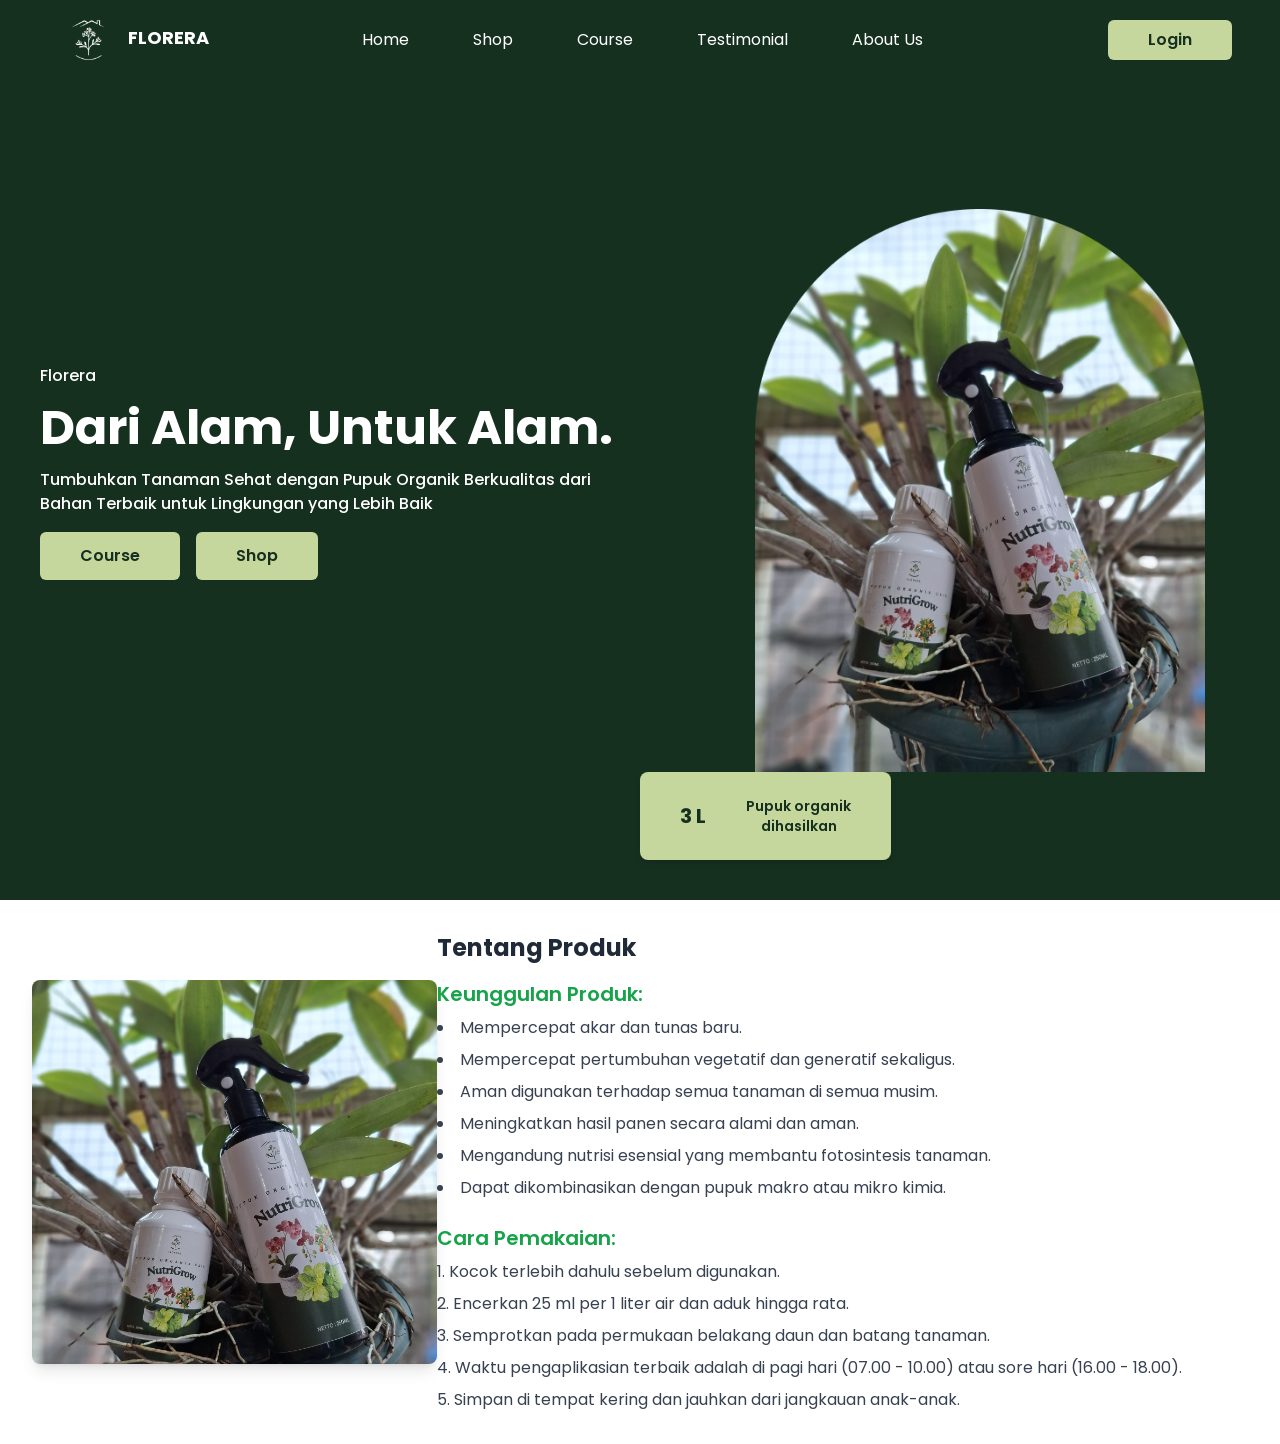
<file: src/pages/home/tentang-produk.html>
<!DOCTYPE html>
<html lang="en">
<head>
    <meta charset="UTF-8">
    <meta name="viewport" content="width=device-width, initial-scale=1.0">
    <title>Tentang produk</title>

    <link rel="stylesheet" href="../../output.css">

    <!-- font -->
    <link rel="preconnect" href="https://fonts.googleapis.com" />
    <link rel="preconnect" href="https://fonts.gstatic.com" crossorigin />
    <link
      href="https://fonts.googleapis.com/css2?family=Poppins:ital,wght@0,100;0,200;0,300;0,400;0,500;0,600;0,700;0,800;0,900;1,100;1,200;1,300;1,400;1,500;1,600;1,700;1,800;1,900&display=swap"
      rel="stylesheet"
    />
</head>
<body class="font-poppins m-0">
    <!-- hero section -->
    <section class="w-full bg-green_gw">
      <div class="relative">
        <!-- Navigation -->
        <!-- Header Start -->
        <header
          class="bg-transparent absolute top-0 left-0 w-full flex items-center z-10"
        >
          <div class="container mx-auto sm:px-16 md:px-8 lg:px-12">
            <div class="flex items-center justify-between relative">
              <!-- Element Kiri (Brand) -->
              <div class="flex">
                <img
                  class="w-20 h-auto"
                  src="../../assets/images/logo/logo.png"
                  alt=""
                />
                <a href="#home" class="font-bold text-lg text-white block py-6">
                  FLORERA
                </a>
              </div>
              <!-- Element Kanan (Navigation) -->
              <div class="flex items-center px-5">
                <!-- Hamburger Menu for Mobile -->
                <button
                  id="hamburger"
                  name="hamburger"
                  type="button"
                  class="block absolute right-4 lg:hidden"
                >
                  <span
                    class="hamburger-line transition duration-300 ease-in-out origin-top-left"
                  ></span>
                  <span
                    class="hamburger-line transition duration-300 ease-in-out"
                  ></span>
                  <span
                    class="hamburger-line transition duration-300 ease-in-out origin-bottom-left"
                  ></span>
                </button>

                <!-- Navbar for Larger Screens -->
                <nav
                  id="nav-menu"
                  class="lg:block lg:static lg:bg-transparent lg:max-w-full lg:shadow-none lg:rounded-none hidden absolute py-5 shadow-lg bg-green_gw opacity-70 rounded-lg max-w-[250px] w-full right-4 top-full"
                >
                  <ul class="block lg:flex">
                    <li class="group">
                      <a
                        href="../../../index.html"
                        class="text-base font-normal text-white py-2 mx-8 flex group-hover:text-yellow_gw hover:underline"
                        >Home</a
                      >
                    </li>
                    <li class="group">
                      <a
                        href="#shop"
                        class="text-base font-normal text-white py-2 mx-8 flex group-hover:text-yellow_gw hover:underline"
                        >Shop</a
                      >
                    </li>
                    <li class="group">
                      <a
                        href="#course"
                        class="text-base font-normal text-white py-2 mx-8 flex group-hover:text-yellow_gw hover:underline"
                        >Course</a
                      >
                    </li>
                    <li class="group">
                      <a
                        href="#testimonial"
                        class="text-base font-normal text-white py-2 mx-8 flex group-hover:text-yellow_gw hover:underline"
                        >Testimonial
                      </a>
                    </li>
                    <li class="group">
                      <a
                        href="#about_us"
                        class="text-base font-normal text-white py-2 mx-8 flex group-hover:text-yellow_gw hover:underline"
                        >About Us</a
                      >
                    </li>
                    <!-- Tambahkan Login ke daftar untuk Mobile -->
                    <li class="group lg:hidden">
                      <a
                        href="#login"
                        class="text-base font-normal text-white py-2 mx-8 flex group-hover:text-yellow_gw hover:underline"
                        >Login</a
                      >
                    </li>
                  </ul>
                </nav>
              </div>
              <!-- Tombol Login untuk desktop -->
              <a
                href="#login"
                class="text-base font-semibold bg-green_pastel text-green_gw py-2 rounded-md ml-8 hover:text-white hover:bg-green_pastel hover:opacity-80 transition hidden px-10 lg:block"
                >Login
              </a>
            </div>
          </div>
        </header>
        <!-- Header End -->

        <!-- Hero Section -->
        <section
          class="h-screen w-full flex items-center justify-center bg-cover bg-center padding"
        >
          <div class="flex flex-wrap">
            <div
              class="w-full pl-10 md:pl-20 pr-0 md:pr-32 lg:w-1/2 self-center space-y-4 mt-20 md:mt-0"
            >
              <p class="font-medium text-white">Florera</p>
              <div class="w-auto">
                <h1 class="text-xl md:text-5xl font-bold text-white">
                  Dari <span class="text-yellow_gw">Alam</span>, Untuk
                  <span class="text-yellow_gw">Alam</span>.
                </h1>
              </div>
              <div class="w-80 md:w-96">
                <p class="font-medium text-white">
                  Tumbuhkan Tanaman Sehat dengan Pupuk Organik Berkualitas dari
                  Bahan Terbaik untuk Lingkungan yang Lebih Baik
                </p>
              </div>
              <div class="flex space-x-4">
                <a
                  href="#"
                  class="text-base font-semibold bg-green_pastel py-3 px-10 rounded-md text-green_gw hover:shadow-lg hover:bg-green_pastel hover:text-white hover:opacity-80 transition duration-200 ease-in-out"
                >
                  Course
                </a>
                <a
                  href="#"
                  class="text-base font-semibold bg-green_pastel py-3 px-10 rounded-md text-green_gw hover:shadow-lg hover:bg-green_pastel hover:text-white hover:opacity-80 transition duration-200 ease-in-out"
                >
                  Shop
                </a>
              </div>
            </div>

            <div
              class="items-center absolute z-20 bottom-[30px] left-1/2 transform w-auto bg-green_pastel rounded-lg shadow-md hover:shadow-lg sm:w-60 sm:p-6 md:flex md:bottom-[40px] md:w-auto md:space-x-10 md:px-10 p-4 px-5 hover:bg-green_pastel hover:opacity-90 text-green_gw hover:text-white"
            >
              <!-- Bagian Total Projects -->
              <div class="text-center">
                <h3 id="total-projects" class="md:text-xl text-lg font-bold">
                  0
                </h3>
              </div>
              <div class="text-center">
                <p class="md:text-sm text-xs font-semibold">
                  Pupuk organik <br />dihasilkan
                </p>
              </div>
            </div>

            <!-- Bagian kanan: Informasi Utama -->
            <div class="w-full lg:w-1/2 self-center">
              <div
                class="mt-4 pl-10 relative lg:mt-9 lg:right-0 w-72 md:w-full sm:w-48"
              >
                <!-- Foto -->
                <img
                  src="../../assets/images/background/foto section.png"
                  alt="Abimanyu Priyo Widagdo"
                  class="ukuran-foto-hero-section mx-auto relative"
                />
              </div>
            </div>
        </section>
      </div>
    </section>
    <!-- hero section end-->

    <!-- about produk -->
    <section
      class="w-full max-w-4xl mx-auto p-8 flex flex-col md:flex-row items-center space-y-6 md:space-y-0 md:space-x-8"
    >
      <!-- Image on the Left -->
      <div class="w-full md:w-1/3">
        <img
          src="../../assets/images/brand/01.jpg"
          alt="Produk Tanaman"
          class="w-full h-96 rounded-lg shadow-lg object-cover"
        />
      </div>

      <!-- Product Information -->
      <div class="w-full md:w-2/3">
        <h2 class="text-2xl font-bold text-gray-800 mb-4">Tentang Produk</h2>

        <!-- Keunggulan Section -->
        <div class="mb-6">
          <h3 class="text-xl font-semibold text-green-600 mb-2">
            Keunggulan Produk:
          </h3>
          <ul class="list-disc list-inside space-y-2 text-gray-700">
            <li>Mempercepat akar dan tunas baru.</li>
            <li>Mempercepat pertumbuhan vegetatif dan generatif sekaligus.</li>
            <li>Aman digunakan terhadap semua tanaman di semua musim.</li>
            <li>Meningkatkan hasil panen secara alami dan aman.</li>
            <li>
              Mengandung nutrisi esensial yang membantu fotosintesis tanaman.
            </li>
            <li>Dapat dikombinasikan dengan pupuk makro atau mikro kimia.</li>
          </ul>
        </div>

        <!-- Cara Pemakaian Section -->
        <div>
          <h3 class="text-xl font-semibold text-green-600 mb-2">
            Cara Pemakaian:
          </h3>
          <ul class="list-decimal list-inside space-y-2 text-gray-700">
            <li>Kocok terlebih dahulu sebelum digunakan.</li>
            <li>Encerkan 25 ml per 1 liter air dan aduk hingga rata.</li>
            <li>Semprotkan pada permukaan belakang daun dan batang tanaman.</li>
            <li>
              Waktu pengaplikasian terbaik adalah di pagi hari (07.00 - 10.00)
              atau sore hari (16.00 - 18.00).
            </li>
            <li>
              Simpan di tempat kering dan jauhkan dari jangkauan anak-anak.
            </li>
          </ul>
        </div>
      </div>
    </section>
    <!-- about produk end -->

    <!-- script javascript -->
    <script src="../../script/home.js"></script>
</body>
</html>
</file>
<file: src/output.css>
*, ::before, ::after {
  --tw-border-spacing-x: 0;
  --tw-border-spacing-y: 0;
  --tw-translate-x: 0;
  --tw-translate-y: 0;
  --tw-rotate: 0;
  --tw-skew-x: 0;
  --tw-skew-y: 0;
  --tw-scale-x: 1;
  --tw-scale-y: 1;
  --tw-pan-x:  ;
  --tw-pan-y:  ;
  --tw-pinch-zoom:  ;
  --tw-scroll-snap-strictness: proximity;
  --tw-gradient-from-position:  ;
  --tw-gradient-via-position:  ;
  --tw-gradient-to-position:  ;
  --tw-ordinal:  ;
  --tw-slashed-zero:  ;
  --tw-numeric-figure:  ;
  --tw-numeric-spacing:  ;
  --tw-numeric-fraction:  ;
  --tw-ring-inset:  ;
  --tw-ring-offset-width: 0px;
  --tw-ring-offset-color: #fff;
  --tw-ring-color: rgb(59 130 246 / 0.5);
  --tw-ring-offset-shadow: 0 0 #0000;
  --tw-ring-shadow: 0 0 #0000;
  --tw-shadow: 0 0 #0000;
  --tw-shadow-colored: 0 0 #0000;
  --tw-blur:  ;
  --tw-brightness:  ;
  --tw-contrast:  ;
  --tw-grayscale:  ;
  --tw-hue-rotate:  ;
  --tw-invert:  ;
  --tw-saturate:  ;
  --tw-sepia:  ;
  --tw-drop-shadow:  ;
  --tw-backdrop-blur:  ;
  --tw-backdrop-brightness:  ;
  --tw-backdrop-contrast:  ;
  --tw-backdrop-grayscale:  ;
  --tw-backdrop-hue-rotate:  ;
  --tw-backdrop-invert:  ;
  --tw-backdrop-opacity:  ;
  --tw-backdrop-saturate:  ;
  --tw-backdrop-sepia:  ;
  --tw-contain-size:  ;
  --tw-contain-layout:  ;
  --tw-contain-paint:  ;
  --tw-contain-style:  ;
}

::backdrop {
  --tw-border-spacing-x: 0;
  --tw-border-spacing-y: 0;
  --tw-translate-x: 0;
  --tw-translate-y: 0;
  --tw-rotate: 0;
  --tw-skew-x: 0;
  --tw-skew-y: 0;
  --tw-scale-x: 1;
  --tw-scale-y: 1;
  --tw-pan-x:  ;
  --tw-pan-y:  ;
  --tw-pinch-zoom:  ;
  --tw-scroll-snap-strictness: proximity;
  --tw-gradient-from-position:  ;
  --tw-gradient-via-position:  ;
  --tw-gradient-to-position:  ;
  --tw-ordinal:  ;
  --tw-slashed-zero:  ;
  --tw-numeric-figure:  ;
  --tw-numeric-spacing:  ;
  --tw-numeric-fraction:  ;
  --tw-ring-inset:  ;
  --tw-ring-offset-width: 0px;
  --tw-ring-offset-color: #fff;
  --tw-ring-color: rgb(59 130 246 / 0.5);
  --tw-ring-offset-shadow: 0 0 #0000;
  --tw-ring-shadow: 0 0 #0000;
  --tw-shadow: 0 0 #0000;
  --tw-shadow-colored: 0 0 #0000;
  --tw-blur:  ;
  --tw-brightness:  ;
  --tw-contrast:  ;
  --tw-grayscale:  ;
  --tw-hue-rotate:  ;
  --tw-invert:  ;
  --tw-saturate:  ;
  --tw-sepia:  ;
  --tw-drop-shadow:  ;
  --tw-backdrop-blur:  ;
  --tw-backdrop-brightness:  ;
  --tw-backdrop-contrast:  ;
  --tw-backdrop-grayscale:  ;
  --tw-backdrop-hue-rotate:  ;
  --tw-backdrop-invert:  ;
  --tw-backdrop-opacity:  ;
  --tw-backdrop-saturate:  ;
  --tw-backdrop-sepia:  ;
  --tw-contain-size:  ;
  --tw-contain-layout:  ;
  --tw-contain-paint:  ;
  --tw-contain-style:  ;
}

/*
! tailwindcss v3.4.14 | MIT License | https://tailwindcss.com
*/

/*
1. Prevent padding and border from affecting element width. (https://github.com/mozdevs/cssremedy/issues/4)
2. Allow adding a border to an element by just adding a border-width. (https://github.com/tailwindcss/tailwindcss/pull/116)
*/

*,
::before,
::after {
  box-sizing: border-box;
  /* 1 */
  border-width: 0;
  /* 2 */
  border-style: solid;
  /* 2 */
  border-color: #e5e7eb;
  /* 2 */
}

::before,
::after {
  --tw-content: '';
}

/*
1. Use a consistent sensible line-height in all browsers.
2. Prevent adjustments of font size after orientation changes in iOS.
3. Use a more readable tab size.
4. Use the user's configured `sans` font-family by default.
5. Use the user's configured `sans` font-feature-settings by default.
6. Use the user's configured `sans` font-variation-settings by default.
7. Disable tap highlights on iOS
*/

html,
:host {
  line-height: 1.5;
  /* 1 */
  -webkit-text-size-adjust: 100%;
  /* 2 */
  -moz-tab-size: 4;
  /* 3 */
  -o-tab-size: 4;
     tab-size: 4;
  /* 3 */
  font-family: ui-sans-serif, system-ui, sans-serif, "Apple Color Emoji", "Segoe UI Emoji", "Segoe UI Symbol", "Noto Color Emoji";
  /* 4 */
  font-feature-settings: normal;
  /* 5 */
  font-variation-settings: normal;
  /* 6 */
  -webkit-tap-highlight-color: transparent;
  /* 7 */
}

/*
1. Remove the margin in all browsers.
2. Inherit line-height from `html` so users can set them as a class directly on the `html` element.
*/

body {
  margin: 0;
  /* 1 */
  line-height: inherit;
  /* 2 */
}

/*
1. Add the correct height in Firefox.
2. Correct the inheritance of border color in Firefox. (https://bugzilla.mozilla.org/show_bug.cgi?id=190655)
3. Ensure horizontal rules are visible by default.
*/

hr {
  height: 0;
  /* 1 */
  color: inherit;
  /* 2 */
  border-top-width: 1px;
  /* 3 */
}

/*
Add the correct text decoration in Chrome, Edge, and Safari.
*/

abbr:where([title]) {
  -webkit-text-decoration: underline dotted;
          text-decoration: underline dotted;
}

/*
Remove the default font size and weight for headings.
*/

h1,
h2,
h3,
h4,
h5,
h6 {
  font-size: inherit;
  font-weight: inherit;
}

/*
Reset links to optimize for opt-in styling instead of opt-out.
*/

a {
  color: inherit;
  text-decoration: inherit;
}

/*
Add the correct font weight in Edge and Safari.
*/

b,
strong {
  font-weight: bolder;
}

/*
1. Use the user's configured `mono` font-family by default.
2. Use the user's configured `mono` font-feature-settings by default.
3. Use the user's configured `mono` font-variation-settings by default.
4. Correct the odd `em` font sizing in all browsers.
*/

code,
kbd,
samp,
pre {
  font-family: ui-monospace, SFMono-Regular, Menlo, Monaco, Consolas, "Liberation Mono", "Courier New", monospace;
  /* 1 */
  font-feature-settings: normal;
  /* 2 */
  font-variation-settings: normal;
  /* 3 */
  font-size: 1em;
  /* 4 */
}

/*
Add the correct font size in all browsers.
*/

small {
  font-size: 80%;
}

/*
Prevent `sub` and `sup` elements from affecting the line height in all browsers.
*/

sub,
sup {
  font-size: 75%;
  line-height: 0;
  position: relative;
  vertical-align: baseline;
}

sub {
  bottom: -0.25em;
}

sup {
  top: -0.5em;
}

/*
1. Remove text indentation from table contents in Chrome and Safari. (https://bugs.chromium.org/p/chromium/issues/detail?id=999088, https://bugs.webkit.org/show_bug.cgi?id=201297)
2. Correct table border color inheritance in all Chrome and Safari. (https://bugs.chromium.org/p/chromium/issues/detail?id=935729, https://bugs.webkit.org/show_bug.cgi?id=195016)
3. Remove gaps between table borders by default.
*/

table {
  text-indent: 0;
  /* 1 */
  border-color: inherit;
  /* 2 */
  border-collapse: collapse;
  /* 3 */
}

/*
1. Change the font styles in all browsers.
2. Remove the margin in Firefox and Safari.
3. Remove default padding in all browsers.
*/

button,
input,
optgroup,
select,
textarea {
  font-family: inherit;
  /* 1 */
  font-feature-settings: inherit;
  /* 1 */
  font-variation-settings: inherit;
  /* 1 */
  font-size: 100%;
  /* 1 */
  font-weight: inherit;
  /* 1 */
  line-height: inherit;
  /* 1 */
  letter-spacing: inherit;
  /* 1 */
  color: inherit;
  /* 1 */
  margin: 0;
  /* 2 */
  padding: 0;
  /* 3 */
}

/*
Remove the inheritance of text transform in Edge and Firefox.
*/

button,
select {
  text-transform: none;
}

/*
1. Correct the inability to style clickable types in iOS and Safari.
2. Remove default button styles.
*/

button,
input:where([type='button']),
input:where([type='reset']),
input:where([type='submit']) {
  -webkit-appearance: button;
  /* 1 */
  background-color: transparent;
  /* 2 */
  background-image: none;
  /* 2 */
}

/*
Use the modern Firefox focus style for all focusable elements.
*/

:-moz-focusring {
  outline: auto;
}

/*
Remove the additional `:invalid` styles in Firefox. (https://github.com/mozilla/gecko-dev/blob/2f9eacd9d3d995c937b4251a5557d95d494c9be1/layout/style/res/forms.css#L728-L737)
*/

:-moz-ui-invalid {
  box-shadow: none;
}

/*
Add the correct vertical alignment in Chrome and Firefox.
*/

progress {
  vertical-align: baseline;
}

/*
Correct the cursor style of increment and decrement buttons in Safari.
*/

::-webkit-inner-spin-button,
::-webkit-outer-spin-button {
  height: auto;
}

/*
1. Correct the odd appearance in Chrome and Safari.
2. Correct the outline style in Safari.
*/

[type='search'] {
  -webkit-appearance: textfield;
  /* 1 */
  outline-offset: -2px;
  /* 2 */
}

/*
Remove the inner padding in Chrome and Safari on macOS.
*/

::-webkit-search-decoration {
  -webkit-appearance: none;
}

/*
1. Correct the inability to style clickable types in iOS and Safari.
2. Change font properties to `inherit` in Safari.
*/

::-webkit-file-upload-button {
  -webkit-appearance: button;
  /* 1 */
  font: inherit;
  /* 2 */
}

/*
Add the correct display in Chrome and Safari.
*/

summary {
  display: list-item;
}

/*
Removes the default spacing and border for appropriate elements.
*/

blockquote,
dl,
dd,
h1,
h2,
h3,
h4,
h5,
h6,
hr,
figure,
p,
pre {
  margin: 0;
}

fieldset {
  margin: 0;
  padding: 0;
}

legend {
  padding: 0;
}

ol,
ul,
menu {
  list-style: none;
  margin: 0;
  padding: 0;
}

/*
Reset default styling for dialogs.
*/

dialog {
  padding: 0;
}

/*
Prevent resizing textareas horizontally by default.
*/

textarea {
  resize: vertical;
}

/*
1. Reset the default placeholder opacity in Firefox. (https://github.com/tailwindlabs/tailwindcss/issues/3300)
2. Set the default placeholder color to the user's configured gray 400 color.
*/

input::-moz-placeholder, textarea::-moz-placeholder {
  opacity: 1;
  /* 1 */
  color: #9ca3af;
  /* 2 */
}

input::placeholder,
textarea::placeholder {
  opacity: 1;
  /* 1 */
  color: #9ca3af;
  /* 2 */
}

/*
Set the default cursor for buttons.
*/

button,
[role="button"] {
  cursor: pointer;
}

/*
Make sure disabled buttons don't get the pointer cursor.
*/

:disabled {
  cursor: default;
}

/*
1. Make replaced elements `display: block` by default. (https://github.com/mozdevs/cssremedy/issues/14)
2. Add `vertical-align: middle` to align replaced elements more sensibly by default. (https://github.com/jensimmons/cssremedy/issues/14#issuecomment-634934210)
   This can trigger a poorly considered lint error in some tools but is included by design.
*/

img,
svg,
video,
canvas,
audio,
iframe,
embed,
object {
  display: block;
  /* 1 */
  vertical-align: middle;
  /* 2 */
}

/*
Constrain images and videos to the parent width and preserve their intrinsic aspect ratio. (https://github.com/mozdevs/cssremedy/issues/14)
*/

img,
video {
  max-width: 100%;
  height: auto;
}

/* Make elements with the HTML hidden attribute stay hidden by default */

[hidden]:where(:not([hidden="until-found"])) {
  display: none;
}

.container {
  width: 100%;
}

@media (min-width: 640px) {
  .container {
    max-width: 640px;
  }
}

@media (min-width: 768px) {
  .container {
    max-width: 768px;
  }
}

@media (min-width: 1024px) {
  .container {
    max-width: 1024px;
  }
}

@media (min-width: 1280px) {
  .container {
    max-width: 1280px;
  }
}

@media (min-width: 1320px) {
  .container {
    max-width: 1320px;
  }
}

.fixed {
  position: fixed;
}

.absolute {
  position: absolute;
}

.relative {
  position: relative;
}

.inset-0 {
  inset: 0px;
}

.bottom-5 {
  bottom: 1.25rem;
}

.bottom-\[30px\] {
  bottom: 30px;
}

.left-0 {
  left: 0px;
}

.left-1\/2 {
  left: 50%;
}

.left-2 {
  left: 0.5rem;
}

.left-40 {
  left: 10rem;
}

.left-5 {
  left: 1.25rem;
}

.right-0 {
  right: 0px;
}

.right-20 {
  right: 5rem;
}

.right-4 {
  right: 1rem;
}

.right-40 {
  right: 10rem;
}

.right-5 {
  right: 1.25rem;
}

.top-0 {
  top: 0px;
}

.top-1\/2 {
  top: 50%;
}

.top-10 {
  top: 2.5rem;
}

.top-2 {
  top: 0.5rem;
}

.top-auto {
  top: auto;
}

.top-full {
  top: 100%;
}

.z-10 {
  z-index: 10;
}

.z-20 {
  z-index: 20;
}

.z-50 {
  z-index: 50;
}

.m-0 {
  margin: 0px;
}

.mx-2 {
  margin-left: 0.5rem;
  margin-right: 0.5rem;
}

.mx-8 {
  margin-left: 2rem;
  margin-right: 2rem;
}

.mx-auto {
  margin-left: auto;
  margin-right: auto;
}

.my-1 {
  margin-top: 0.25rem;
  margin-bottom: 0.25rem;
}

.my-6 {
  margin-top: 1.5rem;
  margin-bottom: 1.5rem;
}

.mb-10 {
  margin-bottom: 2.5rem;
}

.mb-2 {
  margin-bottom: 0.5rem;
}

.mb-4 {
  margin-bottom: 1rem;
}

.mb-6 {
  margin-bottom: 1.5rem;
}

.mb-8 {
  margin-bottom: 2rem;
}

.ml-2 {
  margin-left: 0.5rem;
}

.ml-4 {
  margin-left: 1rem;
}

.ml-8 {
  margin-left: 2rem;
}

.mr-2 {
  margin-right: 0.5rem;
}

.mr-4 {
  margin-right: 1rem;
}

.mt-0 {
  margin-top: 0px;
}

.mt-1 {
  margin-top: 0.25rem;
}

.mt-16 {
  margin-top: 4rem;
}

.mt-2 {
  margin-top: 0.5rem;
}

.mt-20 {
  margin-top: 5rem;
}

.mt-3 {
  margin-top: 0.75rem;
}

.mt-4 {
  margin-top: 1rem;
}

.mt-5 {
  margin-top: 1.25rem;
}

.mt-6 {
  margin-top: 1.5rem;
}

.mt-8 {
  margin-top: 2rem;
}

.mt-\[140px\] {
  margin-top: 140px;
}

.mt-auto {
  margin-top: auto;
}

.ml-5 {
  margin-left: 1.25rem;
}

.block {
  display: block;
}

.inline-block {
  display: inline-block;
}

.flex {
  display: flex;
}

.inline-flex {
  display: inline-flex;
}

.grid {
  display: grid;
}

.hidden {
  display: none;
}

.h-0\.5 {
  height: 0.125rem;
}

.h-1 {
  height: 0.25rem;
}

.h-10 {
  height: 2.5rem;
}

.h-12 {
  height: 3rem;
}

.h-16 {
  height: 4rem;
}

.h-24 {
  height: 6rem;
}

.h-3 {
  height: 0.75rem;
}

.h-36 {
  height: 9rem;
}

.h-4 {
  height: 1rem;
}

.h-40 {
  height: 10rem;
}

.h-48 {
  height: 12rem;
}

.h-5 {
  height: 1.25rem;
}

.h-6 {
  height: 1.5rem;
}

.h-60 {
  height: 15rem;
}

.h-64 {
  height: 16rem;
}

.h-96 {
  height: 24rem;
}

.h-\[200px\] {
  height: 200px;
}

.h-auto {
  height: auto;
}

.h-full {
  height: 100%;
}

.h-screen {
  height: 100vh;
}

.min-h-screen {
  min-height: 100vh;
}

.w-10 {
  width: 2.5rem;
}

.w-12 {
  width: 3rem;
}

.w-20 {
  width: 5rem;
}

.w-24 {
  width: 6rem;
}

.w-28 {
  width: 7rem;
}

.w-3 {
  width: 0.75rem;
}

.w-36 {
  width: 9rem;
}

.w-4 {
  width: 1rem;
}

.w-5 {
  width: 1.25rem;
}

.w-6 {
  width: 1.5rem;
}

.w-60 {
  width: 15rem;
}

.w-64 {
  width: 16rem;
}

.w-72 {
  width: 18rem;
}

.w-96 {
  width: 24rem;
}

.w-\[100\%\] {
  width: 100%;
}

.w-\[60\%\] {
  width: 60%;
}

.w-auto {
  width: auto;
}

.w-full {
  width: 100%;
}

.max-w-3xl {
  max-width: 48rem;
}

.max-w-5xl {
  max-width: 64rem;
}

.max-w-6xl {
  max-width: 72rem;
}

.max-w-\[250px\] {
  max-width: 250px;
}

.max-w-lg {
  max-width: 32rem;
}

.max-w-md {
  max-width: 28rem;
}

.max-w-sm {
  max-width: 24rem;
}

.flex-1 {
  flex: 1 1 0%;
}

.flex-shrink-0 {
  flex-shrink: 0;
}

.flex-grow {
  flex-grow: 1;
}

.origin-bottom-left {
  transform-origin: bottom left;
}

.origin-top-left {
  transform-origin: top left;
}

.-translate-x-full {
  --tw-translate-x: -100%;
  transform: translate(var(--tw-translate-x), var(--tw-translate-y)) rotate(var(--tw-rotate)) skewX(var(--tw-skew-x)) skewY(var(--tw-skew-y)) scaleX(var(--tw-scale-x)) scaleY(var(--tw-scale-y));
}

.-translate-y-1\/2 {
  --tw-translate-y: -50%;
  transform: translate(var(--tw-translate-x), var(--tw-translate-y)) rotate(var(--tw-rotate)) skewX(var(--tw-skew-x)) skewY(var(--tw-skew-y)) scaleX(var(--tw-scale-x)) scaleY(var(--tw-scale-y));
}

.translate-x-full {
  --tw-translate-x: 100%;
  transform: translate(var(--tw-translate-x), var(--tw-translate-y)) rotate(var(--tw-rotate)) skewX(var(--tw-skew-x)) skewY(var(--tw-skew-y)) scaleX(var(--tw-scale-x)) scaleY(var(--tw-scale-y));
}

.transform {
  transform: translate(var(--tw-translate-x), var(--tw-translate-y)) rotate(var(--tw-rotate)) skewX(var(--tw-skew-x)) skewY(var(--tw-skew-y)) scaleX(var(--tw-scale-x)) scaleY(var(--tw-scale-y));
}

.cursor-pointer {
  cursor: pointer;
}

.list-inside {
  list-style-position: inside;
}

.list-decimal {
  list-style-type: decimal;
}

.list-disc {
  list-style-type: disc;
}

.grid-cols-1 {
  grid-template-columns: repeat(1, minmax(0, 1fr));
}

.flex-col {
  flex-direction: column;
}

.flex-wrap {
  flex-wrap: wrap;
}

.content-center {
  align-content: center;
}

.items-start {
  align-items: flex-start;
}

.items-center {
  align-items: center;
}

.justify-center {
  justify-content: center;
}

.justify-between {
  justify-content: space-between;
}

.justify-around {
  justify-content: space-around;
}

.justify-items-center {
  justify-items: center;
}

.gap-4 {
  gap: 1rem;
}

.gap-6 {
  gap: 1.5rem;
}

.gap-8 {
  gap: 2rem;
}

.gap-x-10 {
  -moz-column-gap: 2.5rem;
       column-gap: 2.5rem;
}

.gap-x-2 {
  -moz-column-gap: 0.5rem;
       column-gap: 0.5rem;
}

.gap-y-5 {
  row-gap: 1.25rem;
}

.space-x-2 > :not([hidden]) ~ :not([hidden]) {
  --tw-space-x-reverse: 0;
  margin-right: calc(0.5rem * var(--tw-space-x-reverse));
  margin-left: calc(0.5rem * calc(1 - var(--tw-space-x-reverse)));
}

.space-x-3 > :not([hidden]) ~ :not([hidden]) {
  --tw-space-x-reverse: 0;
  margin-right: calc(0.75rem * var(--tw-space-x-reverse));
  margin-left: calc(0.75rem * calc(1 - var(--tw-space-x-reverse)));
}

.space-x-4 > :not([hidden]) ~ :not([hidden]) {
  --tw-space-x-reverse: 0;
  margin-right: calc(1rem * var(--tw-space-x-reverse));
  margin-left: calc(1rem * calc(1 - var(--tw-space-x-reverse)));
}

.space-x-6 > :not([hidden]) ~ :not([hidden]) {
  --tw-space-x-reverse: 0;
  margin-right: calc(1.5rem * var(--tw-space-x-reverse));
  margin-left: calc(1.5rem * calc(1 - var(--tw-space-x-reverse)));
}

.space-y-2 > :not([hidden]) ~ :not([hidden]) {
  --tw-space-y-reverse: 0;
  margin-top: calc(0.5rem * calc(1 - var(--tw-space-y-reverse)));
  margin-bottom: calc(0.5rem * var(--tw-space-y-reverse));
}

.space-y-4 > :not([hidden]) ~ :not([hidden]) {
  --tw-space-y-reverse: 0;
  margin-top: calc(1rem * calc(1 - var(--tw-space-y-reverse)));
  margin-bottom: calc(1rem * var(--tw-space-y-reverse));
}

.space-y-6 > :not([hidden]) ~ :not([hidden]) {
  --tw-space-y-reverse: 0;
  margin-top: calc(1.5rem * calc(1 - var(--tw-space-y-reverse)));
  margin-bottom: calc(1.5rem * var(--tw-space-y-reverse));
}

.self-center {
  align-self: center;
}

.overflow-hidden {
  overflow: hidden;
}

.overflow-x-auto {
  overflow-x: auto;
}

.overflow-y-auto {
  overflow-y: auto;
}

.scroll-smooth {
  scroll-behavior: smooth;
}

.rounded {
  border-radius: 0.25rem;
}

.rounded-2xl {
  border-radius: 1rem;
}

.rounded-full {
  border-radius: 9999px;
}

.rounded-lg {
  border-radius: 0.5rem;
}

.rounded-md {
  border-radius: 0.375rem;
}

.rounded-xl {
  border-radius: 0.75rem;
}

.border {
  border-width: 1px;
}

.border-b {
  border-bottom-width: 1px;
}

.border-t {
  border-top-width: 1px;
}

.border-gray-300 {
  --tw-border-opacity: 1;
  border-color: rgb(209 213 219 / var(--tw-border-opacity));
}

.border-slate-400 {
  --tw-border-opacity: 1;
  border-color: rgb(148 163 184 / var(--tw-border-opacity));
}

.bg-black {
  --tw-bg-opacity: 1;
  background-color: rgb(0 0 0 / var(--tw-bg-opacity));
}

.bg-blue-500 {
  --tw-bg-opacity: 1;
  background-color: rgb(59 130 246 / var(--tw-bg-opacity));
}

.bg-gray-100 {
  --tw-bg-opacity: 1;
  background-color: rgb(243 244 246 / var(--tw-bg-opacity));
}

.bg-gray-200 {
  --tw-bg-opacity: 1;
  background-color: rgb(229 231 235 / var(--tw-bg-opacity));
}

.bg-gray-300 {
  --tw-bg-opacity: 1;
  background-color: rgb(209 213 219 / var(--tw-bg-opacity));
}

.bg-gray-400 {
  --tw-bg-opacity: 1;
  background-color: rgb(156 163 175 / var(--tw-bg-opacity));
}

.bg-gray-50 {
  --tw-bg-opacity: 1;
  background-color: rgb(249 250 251 / var(--tw-bg-opacity));
}

.bg-gray-700 {
  --tw-bg-opacity: 1;
  background-color: rgb(55 65 81 / var(--tw-bg-opacity));
}

.bg-gray_gw {
  --tw-bg-opacity: 1;
  background-color: rgb(208 212 202 / var(--tw-bg-opacity));
}

.bg-green-100 {
  --tw-bg-opacity: 1;
  background-color: rgb(220 252 231 / var(--tw-bg-opacity));
}

.bg-green-500 {
  --tw-bg-opacity: 1;
  background-color: rgb(34 197 94 / var(--tw-bg-opacity));
}

.bg-green-600 {
  --tw-bg-opacity: 1;
  background-color: rgb(22 163 74 / var(--tw-bg-opacity));
}

.bg-green-700 {
  --tw-bg-opacity: 1;
  background-color: rgb(21 128 61 / var(--tw-bg-opacity));
}

.bg-green-800 {
  --tw-bg-opacity: 1;
  background-color: rgb(22 101 52 / var(--tw-bg-opacity));
}

.bg-green_gw {
  --tw-bg-opacity: 1;
  background-color: rgb(22 48 32 / var(--tw-bg-opacity));
}

.bg-green_pastel {
  --tw-bg-opacity: 1;
  background-color: rgb(198 215 157 / var(--tw-bg-opacity));
}

.bg-red-500 {
  --tw-bg-opacity: 1;
  background-color: rgb(239 68 68 / var(--tw-bg-opacity));
}

.bg-slate-100 {
  --tw-bg-opacity: 1;
  background-color: rgb(241 245 249 / var(--tw-bg-opacity));
}

.bg-transparent {
  background-color: transparent;
}

.bg-white {
  --tw-bg-opacity: 1;
  background-color: rgb(255 255 255 / var(--tw-bg-opacity));
}

.bg-yellow-500 {
  --tw-bg-opacity: 1;
  background-color: rgb(234 179 8 / var(--tw-bg-opacity));
}

.bg-opacity-0 {
  --tw-bg-opacity: 0;
}

.bg-opacity-50 {
  --tw-bg-opacity: 0.5;
}

.bg-cover {
  background-size: cover;
}

.bg-center {
  background-position: center;
}

.object-cover {
  -o-object-fit: cover;
     object-fit: cover;
}

.p-1\.5 {
  padding: 0.375rem;
}

.p-10 {
  padding: 2.5rem;
}

.p-2 {
  padding: 0.5rem;
}

.p-20 {
  padding: 5rem;
}

.p-3 {
  padding: 0.75rem;
}

.p-4 {
  padding: 1rem;
}

.p-5 {
  padding: 1.25rem;
}

.p-6 {
  padding: 1.5rem;
}

.p-8 {
  padding: 2rem;
}

.px-0 {
  padding-left: 0px;
  padding-right: 0px;
}

.px-10 {
  padding-left: 2.5rem;
  padding-right: 2.5rem;
}

.px-12 {
  padding-left: 3rem;
  padding-right: 3rem;
}

.px-2 {
  padding-left: 0.5rem;
  padding-right: 0.5rem;
}

.px-3 {
  padding-left: 0.75rem;
  padding-right: 0.75rem;
}

.px-4 {
  padding-left: 1rem;
  padding-right: 1rem;
}

.px-5 {
  padding-left: 1.25rem;
  padding-right: 1.25rem;
}

.px-6 {
  padding-left: 1.5rem;
  padding-right: 1.5rem;
}

.py-0\.5 {
  padding-top: 0.125rem;
  padding-bottom: 0.125rem;
}

.py-1 {
  padding-top: 0.25rem;
  padding-bottom: 0.25rem;
}

.py-10 {
  padding-top: 2.5rem;
  padding-bottom: 2.5rem;
}

.py-16 {
  padding-top: 4rem;
  padding-bottom: 4rem;
}

.py-2 {
  padding-top: 0.5rem;
  padding-bottom: 0.5rem;
}

.py-20 {
  padding-top: 5rem;
  padding-bottom: 5rem;
}

.py-3 {
  padding-top: 0.75rem;
  padding-bottom: 0.75rem;
}

.py-4 {
  padding-top: 1rem;
  padding-bottom: 1rem;
}

.py-5 {
  padding-top: 1.25rem;
  padding-bottom: 1.25rem;
}

.py-6 {
  padding-top: 1.5rem;
  padding-bottom: 1.5rem;
}

.pb-10 {
  padding-bottom: 2.5rem;
}

.pb-16 {
  padding-bottom: 4rem;
}

.pb-2 {
  padding-bottom: 0.5rem;
}

.pb-24 {
  padding-bottom: 6rem;
}

.pb-4 {
  padding-bottom: 1rem;
}

.pl-10 {
  padding-left: 2.5rem;
}

.pl-4 {
  padding-left: 1rem;
}

.pl-6 {
  padding-left: 1.5rem;
}

.pr-10 {
  padding-right: 2.5rem;
}

.pt-10 {
  padding-top: 2.5rem;
}

.pt-12 {
  padding-top: 3rem;
}

.pt-16 {
  padding-top: 4rem;
}

.pt-2 {
  padding-top: 0.5rem;
}

.pt-3 {
  padding-top: 0.75rem;
}

.pt-4 {
  padding-top: 1rem;
}

.pt-6 {
  padding-top: 1.5rem;
}

.text-left {
  text-align: left;
}

.text-center {
  text-align: center;
}

.text-right {
  text-align: right;
}

.text-justify {
  text-align: justify;
}

.font-poppins {
  font-family: Poppins, sans-serif;
}

.text-2xl {
  font-size: 1.5rem;
  line-height: 2rem;
}

.text-3xl {
  font-size: 1.875rem;
  line-height: 2.25rem;
}

.text-4xl {
  font-size: 2.25rem;
  line-height: 2.5rem;
}

.text-base {
  font-size: 1rem;
  line-height: 1.5rem;
}

.text-lg {
  font-size: 1.125rem;
  line-height: 1.75rem;
}

.text-sm {
  font-size: 0.875rem;
  line-height: 1.25rem;
}

.text-xl {
  font-size: 1.25rem;
  line-height: 1.75rem;
}

.text-xs {
  font-size: 0.75rem;
  line-height: 1rem;
}

.font-bold {
  font-weight: 700;
}

.font-light {
  font-weight: 300;
}

.font-medium {
  font-weight: 500;
}

.font-normal {
  font-weight: 400;
}

.font-semibold {
  font-weight: 600;
}

.italic {
  font-style: italic;
}

.text-blue-600 {
  --tw-text-opacity: 1;
  color: rgb(37 99 235 / var(--tw-text-opacity));
}

.text-gray-200 {
  --tw-text-opacity: 1;
  color: rgb(229 231 235 / var(--tw-text-opacity));
}

.text-gray-300 {
  --tw-text-opacity: 1;
  color: rgb(209 213 219 / var(--tw-text-opacity));
}

.text-gray-500 {
  --tw-text-opacity: 1;
  color: rgb(107 114 128 / var(--tw-text-opacity));
}

.text-gray-600 {
  --tw-text-opacity: 1;
  color: rgb(75 85 99 / var(--tw-text-opacity));
}

.text-gray-700 {
  --tw-text-opacity: 1;
  color: rgb(55 65 81 / var(--tw-text-opacity));
}

.text-gray-800 {
  --tw-text-opacity: 1;
  color: rgb(31 41 55 / var(--tw-text-opacity));
}

.text-gray_gw {
  --tw-text-opacity: 1;
  color: rgb(208 212 202 / var(--tw-text-opacity));
}

.text-green-200 {
  --tw-text-opacity: 1;
  color: rgb(187 247 208 / var(--tw-text-opacity));
}

.text-green-500 {
  --tw-text-opacity: 1;
  color: rgb(34 197 94 / var(--tw-text-opacity));
}

.text-green-600 {
  --tw-text-opacity: 1;
  color: rgb(22 163 74 / var(--tw-text-opacity));
}

.text-green-700 {
  --tw-text-opacity: 1;
  color: rgb(21 128 61 / var(--tw-text-opacity));
}

.text-green-800 {
  --tw-text-opacity: 1;
  color: rgb(22 101 52 / var(--tw-text-opacity));
}

.text-green_gw {
  --tw-text-opacity: 1;
  color: rgb(22 48 32 / var(--tw-text-opacity));
}

.text-slate-300 {
  --tw-text-opacity: 1;
  color: rgb(203 213 225 / var(--tw-text-opacity));
}

.text-slate-400 {
  --tw-text-opacity: 1;
  color: rgb(148 163 184 / var(--tw-text-opacity));
}

.text-slate-500 {
  --tw-text-opacity: 1;
  color: rgb(100 116 139 / var(--tw-text-opacity));
}

.text-slate-600 {
  --tw-text-opacity: 1;
  color: rgb(71 85 105 / var(--tw-text-opacity));
}

.text-slate-700 {
  --tw-text-opacity: 1;
  color: rgb(51 65 85 / var(--tw-text-opacity));
}

.text-slate-800 {
  --tw-text-opacity: 1;
  color: rgb(30 41 59 / var(--tw-text-opacity));
}

.text-white {
  --tw-text-opacity: 1;
  color: rgb(255 255 255 / var(--tw-text-opacity));
}

.text-yellow-500 {
  --tw-text-opacity: 1;
  color: rgb(234 179 8 / var(--tw-text-opacity));
}

.opacity-0 {
  opacity: 0;
}

.opacity-90 {
  opacity: 0.9;
}

.shadow {
  --tw-shadow: 0 1px 3px 0 rgb(0 0 0 / 0.1), 0 1px 2px -1px rgb(0 0 0 / 0.1);
  --tw-shadow-colored: 0 1px 3px 0 var(--tw-shadow-color), 0 1px 2px -1px var(--tw-shadow-color);
  box-shadow: var(--tw-ring-offset-shadow, 0 0 #0000), var(--tw-ring-shadow, 0 0 #0000), var(--tw-shadow);
}

.shadow-lg {
  --tw-shadow: 0 10px 15px -3px rgb(0 0 0 / 0.1), 0 4px 6px -4px rgb(0 0 0 / 0.1);
  --tw-shadow-colored: 0 10px 15px -3px var(--tw-shadow-color), 0 4px 6px -4px var(--tw-shadow-color);
  box-shadow: var(--tw-ring-offset-shadow, 0 0 #0000), var(--tw-ring-shadow, 0 0 #0000), var(--tw-shadow);
}

.shadow-md {
  --tw-shadow: 0 4px 6px -1px rgb(0 0 0 / 0.1), 0 2px 4px -2px rgb(0 0 0 / 0.1);
  --tw-shadow-colored: 0 4px 6px -1px var(--tw-shadow-color), 0 2px 4px -2px var(--tw-shadow-color);
  box-shadow: var(--tw-ring-offset-shadow, 0 0 #0000), var(--tw-ring-shadow, 0 0 #0000), var(--tw-shadow);
}

.filter {
  filter: var(--tw-blur) var(--tw-brightness) var(--tw-contrast) var(--tw-grayscale) var(--tw-hue-rotate) var(--tw-invert) var(--tw-saturate) var(--tw-sepia) var(--tw-drop-shadow);
}

.transition {
  transition-property: color, background-color, border-color, text-decoration-color, fill, stroke, opacity, box-shadow, transform, filter, -webkit-backdrop-filter;
  transition-property: color, background-color, border-color, text-decoration-color, fill, stroke, opacity, box-shadow, transform, filter, backdrop-filter;
  transition-property: color, background-color, border-color, text-decoration-color, fill, stroke, opacity, box-shadow, transform, filter, backdrop-filter, -webkit-backdrop-filter;
  transition-timing-function: cubic-bezier(0.4, 0, 0.2, 1);
  transition-duration: 150ms;
}

.transition-colors {
  transition-property: color, background-color, border-color, text-decoration-color, fill, stroke;
  transition-timing-function: cubic-bezier(0.4, 0, 0.2, 1);
  transition-duration: 150ms;
}

.transition-transform {
  transition-property: transform;
  transition-timing-function: cubic-bezier(0.4, 0, 0.2, 1);
  transition-duration: 150ms;
}

.duration-200 {
  transition-duration: 200ms;
}

.duration-300 {
  transition-duration: 300ms;
}

.duration-500 {
  transition-duration: 500ms;
}

.ease-in-out {
  transition-timing-function: cubic-bezier(0.4, 0, 0.2, 1);
}

.ease-out {
  transition-timing-function: cubic-bezier(0, 0, 0.2, 1);
}

/* *{
  border: 1px solid red
} */

/* nav */

.navbar-fixed {
  position: fixed;
  z-index: 9999;
  background-color: rgb(22 48 32 / var(--tw-bg-opacity));
  --tw-bg-opacity: 0.3;
  -webkit-backdrop-filter: blur(4px);
          backdrop-filter: blur(4px);
  box-shadow: inset 0 -1px 0 0 rgba(0, 0, 0, 0.2);
}

/* jarak hero section */

.padding {
  padding-top: 45px;
}

/* untuk btn nav tampoilan mobile */

.hamburger-line {
  margin-top: 0.5rem;
  margin-bottom: 0.5rem;
  display: block;
  height: 2px;
  width: 30px;
  --tw-bg-opacity: 1;
  background-color: rgb(255 255 255 / var(--tw-bg-opacity));
}

/* animation hamburger */

.hamburger-active > span:nth-child(1) {
  /* persis anaknya */
  --tw-rotate: 45deg;
  transform: translate(var(--tw-translate-x), var(--tw-translate-y)) rotate(var(--tw-rotate)) skewX(var(--tw-skew-x)) skewY(var(--tw-skew-y)) scaleX(var(--tw-scale-x)) scaleY(var(--tw-scale-y));
}

.hamburger-active > span:nth-child(2) {
  /* persis anaknya */
  --tw-scale-x: 0;
  --tw-scale-y: 0;
  transform: translate(var(--tw-translate-x), var(--tw-translate-y)) rotate(var(--tw-rotate)) skewX(var(--tw-skew-x)) skewY(var(--tw-skew-y)) scaleX(var(--tw-scale-x)) scaleY(var(--tw-scale-y));
}

.hamburger-active > span:nth-child(3) {
  /* persis anaknya */
  --tw-rotate: -45deg;
  transform: translate(var(--tw-translate-x), var(--tw-translate-y)) rotate(var(--tw-rotate)) skewX(var(--tw-skew-x)) skewY(var(--tw-skew-y)) scaleX(var(--tw-scale-x)) scaleY(var(--tw-scale-y));
}

/* nav */

/* hero section */

.hero {
  background-image: url("../src/assets/images/background/pexels-karolina-grabowska-4750385.jpg");
  background-size: cover;
  background-position: center;
  background-repeat: no-repeat;
}

.ukuran-foto-hero-section {
  height: auto;
  width: 450px;
  bottom: 0;
}

/* hero section */

/* documentation proses pembuatan */

.zoomable {
  transition: transform 0.3s ease;
  cursor: zoom-in;
}

.modal-content {
  max-width: 70%;
  /* Modal lebih kecil, tidak full screen */
  max-height: 70%;
  overflow: hidden;
  /* Membatasi gambar agar tidak keluar dari modal */
  display: flex;
  align-items: center;
  justify-content: center;
  position: relative;
}

#modalImage {
  transition: transform 0.3s ease;
  max-width: 100%;
  max-height: 100%;
  transform-origin: center center;
  cursor: grab;
}

#modalImage:active {
  cursor: grabbing;
}

/* documentation proses pembuatan end */

/* btn konfirm */

/* btn konfirm end */

.hover\:bg-blue-600:hover {
  --tw-bg-opacity: 1;
  background-color: rgb(37 99 235 / var(--tw-bg-opacity));
}

.hover\:bg-gray-100:hover {
  --tw-bg-opacity: 1;
  background-color: rgb(243 244 246 / var(--tw-bg-opacity));
}

.hover\:bg-gray-200:hover {
  --tw-bg-opacity: 1;
  background-color: rgb(229 231 235 / var(--tw-bg-opacity));
}

.hover\:bg-gray-300:hover {
  --tw-bg-opacity: 1;
  background-color: rgb(209 213 219 / var(--tw-bg-opacity));
}

.hover\:bg-gray-400:hover {
  --tw-bg-opacity: 1;
  background-color: rgb(156 163 175 / var(--tw-bg-opacity));
}

.hover\:bg-green-600:hover {
  --tw-bg-opacity: 1;
  background-color: rgb(22 163 74 / var(--tw-bg-opacity));
}

.hover\:bg-green-700:hover {
  --tw-bg-opacity: 1;
  background-color: rgb(21 128 61 / var(--tw-bg-opacity));
}

.hover\:bg-green-800:hover {
  --tw-bg-opacity: 1;
  background-color: rgb(22 101 52 / var(--tw-bg-opacity));
}

.hover\:bg-green_pastel:hover {
  --tw-bg-opacity: 1;
  background-color: rgb(198 215 157 / var(--tw-bg-opacity));
}

.hover\:bg-slate-100:hover {
  --tw-bg-opacity: 1;
  background-color: rgb(241 245 249 / var(--tw-bg-opacity));
}

.hover\:bg-yellow-600:hover {
  --tw-bg-opacity: 1;
  background-color: rgb(202 138 4 / var(--tw-bg-opacity));
}

.hover\:text-blue-800:hover {
  --tw-text-opacity: 1;
  color: rgb(30 64 175 / var(--tw-text-opacity));
}

.hover\:text-green-500:hover {
  --tw-text-opacity: 1;
  color: rgb(34 197 94 / var(--tw-text-opacity));
}

.hover\:text-white:hover {
  --tw-text-opacity: 1;
  color: rgb(255 255 255 / var(--tw-text-opacity));
}

.hover\:underline:hover {
  text-decoration-line: underline;
}

.hover\:opacity-80:hover {
  opacity: 0.8;
}

.hover\:opacity-90:hover {
  opacity: 0.9;
}

.hover\:shadow-lg:hover {
  --tw-shadow: 0 10px 15px -3px rgb(0 0 0 / 0.1), 0 4px 6px -4px rgb(0 0 0 / 0.1);
  --tw-shadow-colored: 0 10px 15px -3px var(--tw-shadow-color), 0 4px 6px -4px var(--tw-shadow-color);
  box-shadow: var(--tw-ring-offset-shadow, 0 0 #0000), var(--tw-ring-shadow, 0 0 #0000), var(--tw-shadow);
}

.focus\:border-green-500:focus {
  --tw-border-opacity: 1;
  border-color: rgb(34 197 94 / var(--tw-border-opacity));
}

.focus\:outline-none:focus {
  outline: 2px solid transparent;
  outline-offset: 2px;
}

.focus\:ring:focus {
  --tw-ring-offset-shadow: var(--tw-ring-inset) 0 0 0 var(--tw-ring-offset-width) var(--tw-ring-offset-color);
  --tw-ring-shadow: var(--tw-ring-inset) 0 0 0 calc(3px + var(--tw-ring-offset-width)) var(--tw-ring-color);
  box-shadow: var(--tw-ring-offset-shadow), var(--tw-ring-shadow), var(--tw-shadow, 0 0 #0000);
}

.focus\:ring-2:focus {
  --tw-ring-offset-shadow: var(--tw-ring-inset) 0 0 0 var(--tw-ring-offset-width) var(--tw-ring-offset-color);
  --tw-ring-shadow: var(--tw-ring-inset) 0 0 0 calc(2px + var(--tw-ring-offset-width)) var(--tw-ring-color);
  box-shadow: var(--tw-ring-offset-shadow), var(--tw-ring-shadow), var(--tw-shadow, 0 0 #0000);
}

.focus\:ring-gray-300:focus {
  --tw-ring-opacity: 1;
  --tw-ring-color: rgb(209 213 219 / var(--tw-ring-opacity));
}

.focus\:ring-green-500:focus {
  --tw-ring-opacity: 1;
  --tw-ring-color: rgb(34 197 94 / var(--tw-ring-opacity));
}

.focus\:ring-green-800:focus {
  --tw-ring-opacity: 1;
  --tw-ring-color: rgb(22 101 52 / var(--tw-ring-opacity));
}

.focus\:ring-green_gw:focus {
  --tw-ring-opacity: 1;
  --tw-ring-color: rgb(22 48 32 / var(--tw-ring-opacity));
}

.focus\:ring-slate-100:focus {
  --tw-ring-opacity: 1;
  --tw-ring-color: rgb(241 245 249 / var(--tw-ring-opacity));
}

.focus\:ring-offset-2:focus {
  --tw-ring-offset-width: 2px;
}

.disabled\:opacity-50:disabled {
  opacity: 0.5;
}

.group:hover .group-hover\:scale-110 {
  --tw-scale-x: 1.1;
  --tw-scale-y: 1.1;
  transform: translate(var(--tw-translate-x), var(--tw-translate-y)) rotate(var(--tw-rotate)) skewX(var(--tw-skew-x)) skewY(var(--tw-skew-y)) scaleX(var(--tw-scale-x)) scaleY(var(--tw-scale-y));
}

.group:hover .group-hover\:bg-opacity-50 {
  --tw-bg-opacity: 0.5;
}

.group:hover .group-hover\:text-yellow_gw {
  --tw-text-opacity: 1;
  color: rgb(255 215 0 / var(--tw-text-opacity));
}

.group:hover .group-hover\:opacity-100 {
  opacity: 1;
}

@media (min-width: 640px) {
  .sm\:h-60 {
    height: 15rem;
  }

  .sm\:w-48 {
    width: 12rem;
  }

  .sm\:w-60 {
    width: 15rem;
  }

  .sm\:w-64 {
    width: 16rem;
  }

  .sm\:grid-cols-2 {
    grid-template-columns: repeat(2, minmax(0, 1fr));
  }

  .sm\:p-6 {
    padding: 1.5rem;
  }

  .sm\:px-16 {
    padding-left: 4rem;
    padding-right: 4rem;
  }

  .sm\:text-base {
    font-size: 1rem;
    line-height: 1.5rem;
  }

  .sm\:text-lg {
    font-size: 1.125rem;
    line-height: 1.75rem;
  }

  .sm\:text-sm {
    font-size: 0.875rem;
    line-height: 1.25rem;
  }

  .sm\:text-xl {
    font-size: 1.25rem;
    line-height: 1.75rem;
  }
}

@media (min-width: 768px) {
  .md\:absolute {
    position: absolute;
  }

  .md\:relative {
    position: relative;
  }

  .md\:bottom-\[40px\] {
    bottom: 40px;
  }

  .md\:left-6 {
    left: 1.5rem;
  }

  .md\:left-\[900px\] {
    left: 900px;
  }

  .md\:top-6 {
    top: 1.5rem;
  }

  .md\:mx-20 {
    margin-left: 5rem;
    margin-right: 5rem;
  }

  .md\:mt-0 {
    margin-top: 0px;
  }

  .md\:block {
    display: block;
  }

  .md\:flex {
    display: flex;
  }

  .md\:hidden {
    display: none;
  }

  .md\:h-60 {
    height: 15rem;
  }

  .md\:h-96 {
    height: 24rem;
  }

  .md\:h-full {
    height: 100%;
  }

  .md\:w-1\/12 {
    width: 1000px;
  }

  .md\:w-1\/3 {
    width: 33.333333%;
  }

  .md\:w-2\/3 {
    width: 66.666667%;
  }

  .md\:w-2\/4 {
    width: 50%;
  }

  .md\:w-60 {
    width: 15rem;
  }

  .md\:w-72 {
    width: 18rem;
  }

  .md\:w-\[400px\] {
    width: 400px;
  }

  .md\:w-\[80\%\] {
    width: 80%;
  }

  .md\:w-auto {
    width: auto;
  }

  .md\:w-full {
    width: 100%;
  }

  .md\:translate-x-0 {
    --tw-translate-x: 0px;
    transform: translate(var(--tw-translate-x), var(--tw-translate-y)) rotate(var(--tw-rotate)) skewX(var(--tw-skew-x)) skewY(var(--tw-skew-y)) scaleX(var(--tw-scale-x)) scaleY(var(--tw-scale-y));
  }

  .md\:grid-cols-2 {
    grid-template-columns: repeat(2, minmax(0, 1fr));
  }

  .md\:grid-cols-3 {
    grid-template-columns: repeat(3, minmax(0, 1fr));
  }

  .md\:flex-row {
    flex-direction: row;
  }

  .md\:flex-col {
    flex-direction: column;
  }

  .md\:justify-center {
    justify-content: center;
  }

  .md\:gap-y-0 {
    row-gap: 0px;
  }

  .md\:space-x-10 > :not([hidden]) ~ :not([hidden]) {
    --tw-space-x-reverse: 0;
    margin-right: calc(2.5rem * var(--tw-space-x-reverse));
    margin-left: calc(2.5rem * calc(1 - var(--tw-space-x-reverse)));
  }

  .md\:space-x-14 > :not([hidden]) ~ :not([hidden]) {
    --tw-space-x-reverse: 0;
    margin-right: calc(3.5rem * var(--tw-space-x-reverse));
    margin-left: calc(3.5rem * calc(1 - var(--tw-space-x-reverse)));
  }

  .md\:space-x-20 > :not([hidden]) ~ :not([hidden]) {
    --tw-space-x-reverse: 0;
    margin-right: calc(5rem * var(--tw-space-x-reverse));
    margin-left: calc(5rem * calc(1 - var(--tw-space-x-reverse)));
  }

  .md\:space-y-0 > :not([hidden]) ~ :not([hidden]) {
    --tw-space-y-reverse: 0;
    margin-top: calc(0px * calc(1 - var(--tw-space-y-reverse)));
    margin-bottom: calc(0px * var(--tw-space-y-reverse));
  }

  .md\:p-10 {
    padding: 2.5rem;
  }

  .md\:p-\[50px\] {
    padding: 50px;
  }

  .md\:px-10 {
    padding-left: 2.5rem;
    padding-right: 2.5rem;
  }

  .md\:px-12 {
    padding-left: 3rem;
    padding-right: 3rem;
  }

  .md\:px-20 {
    padding-left: 5rem;
    padding-right: 5rem;
  }

  .md\:px-8 {
    padding-left: 2rem;
    padding-right: 2rem;
  }

  .md\:pr-60 {
    padding-right: 15rem;
  }

  .md\:text-left {
    text-align: left;
  }

  .md\:text-2xl {
    font-size: 1.5rem;
    line-height: 2rem;
  }

  .md\:text-3xl {
    font-size: 1.875rem;
    line-height: 2.25rem;
  }

  .md\:text-5xl {
    font-size: 3rem;
    line-height: 1;
  }

  .md\:text-base {
    font-size: 1rem;
    line-height: 1.5rem;
  }

  .md\:text-lg {
    font-size: 1.125rem;
    line-height: 1.75rem;
  }

  .md\:text-sm {
    font-size: 0.875rem;
    line-height: 1.25rem;
  }

  .md\:text-xl {
    font-size: 1.25rem;
    line-height: 1.75rem;
  }
}

@media (min-width: 1024px) {
  .lg\:static {
    position: static;
  }

  .lg\:right-0 {
    right: 0px;
  }

  .lg\:col-span-2 {
    grid-column: span 2 / span 2;
  }

  .lg\:mt-9 {
    margin-top: 2.25rem;
  }

  .lg\:block {
    display: block;
  }

  .lg\:flex {
    display: flex;
  }

  .lg\:hidden {
    display: none;
  }

  .lg\:h-1 {
    height: 0.25rem;
  }

  .lg\:h-auto {
    height: auto;
  }

  .lg\:w-1\/2 {
    width: 50%;
  }

  .lg\:w-1\/4 {
    width: 25%;
  }

  .lg\:w-\[100\%\] {
    width: 100%;
  }

  .lg\:max-w-full {
    max-width: 100%;
  }

  .lg\:translate-x-0 {
    --tw-translate-x: 0px;
    transform: translate(var(--tw-translate-x), var(--tw-translate-y)) rotate(var(--tw-rotate)) skewX(var(--tw-skew-x)) skewY(var(--tw-skew-y)) scaleX(var(--tw-scale-x)) scaleY(var(--tw-scale-y));
  }

  .lg\:grid-cols-3 {
    grid-template-columns: repeat(3, minmax(0, 1fr));
  }

  .lg\:flex-nowrap {
    flex-wrap: nowrap;
  }

  .lg\:rounded-none {
    border-radius: 0px;
  }

  .lg\:bg-transparent {
    background-color: transparent;
  }

  .lg\:px-12 {
    padding-left: 3rem;
    padding-right: 3rem;
  }

  .lg\:px-20 {
    padding-left: 5rem;
    padding-right: 5rem;
  }

  .lg\:shadow-none {
    --tw-shadow: 0 0 #0000;
    --tw-shadow-colored: 0 0 #0000;
    box-shadow: var(--tw-ring-offset-shadow, 0 0 #0000), var(--tw-ring-shadow, 0 0 #0000), var(--tw-shadow);
  }
}
</file>
